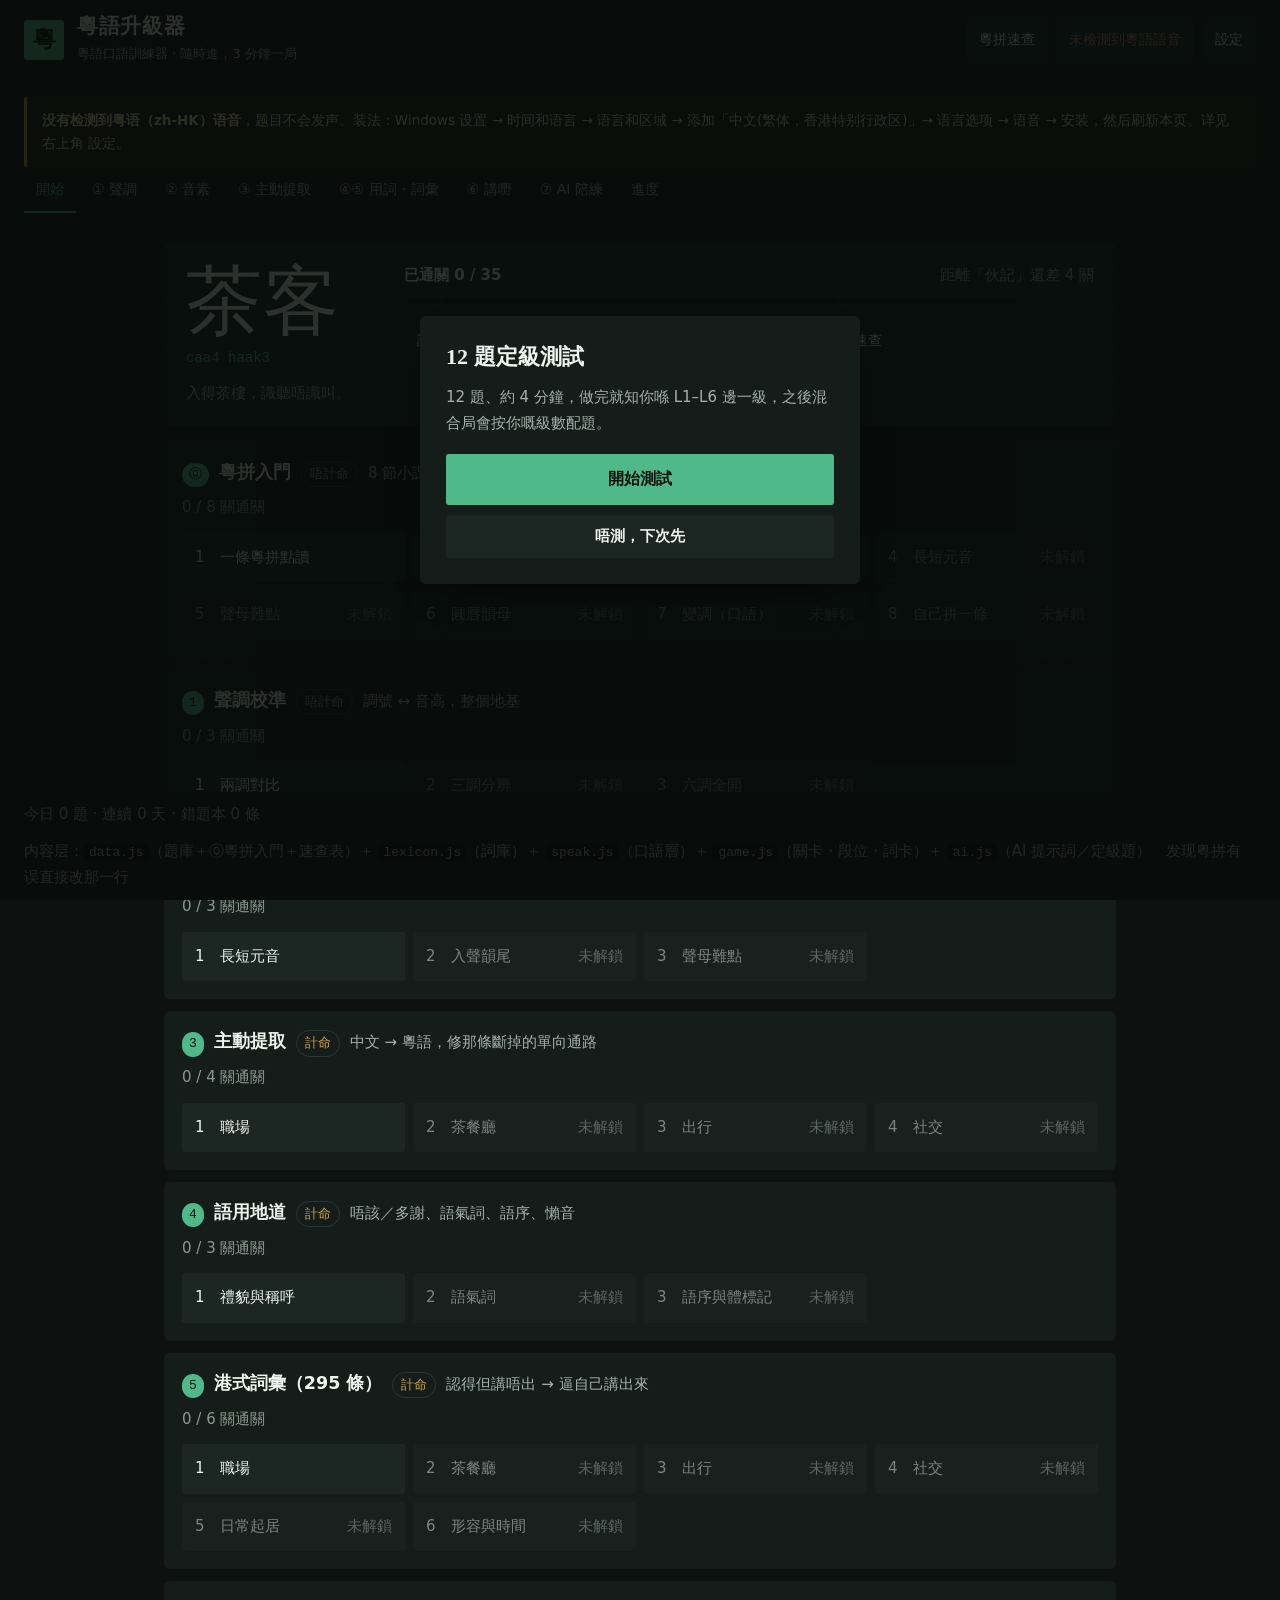
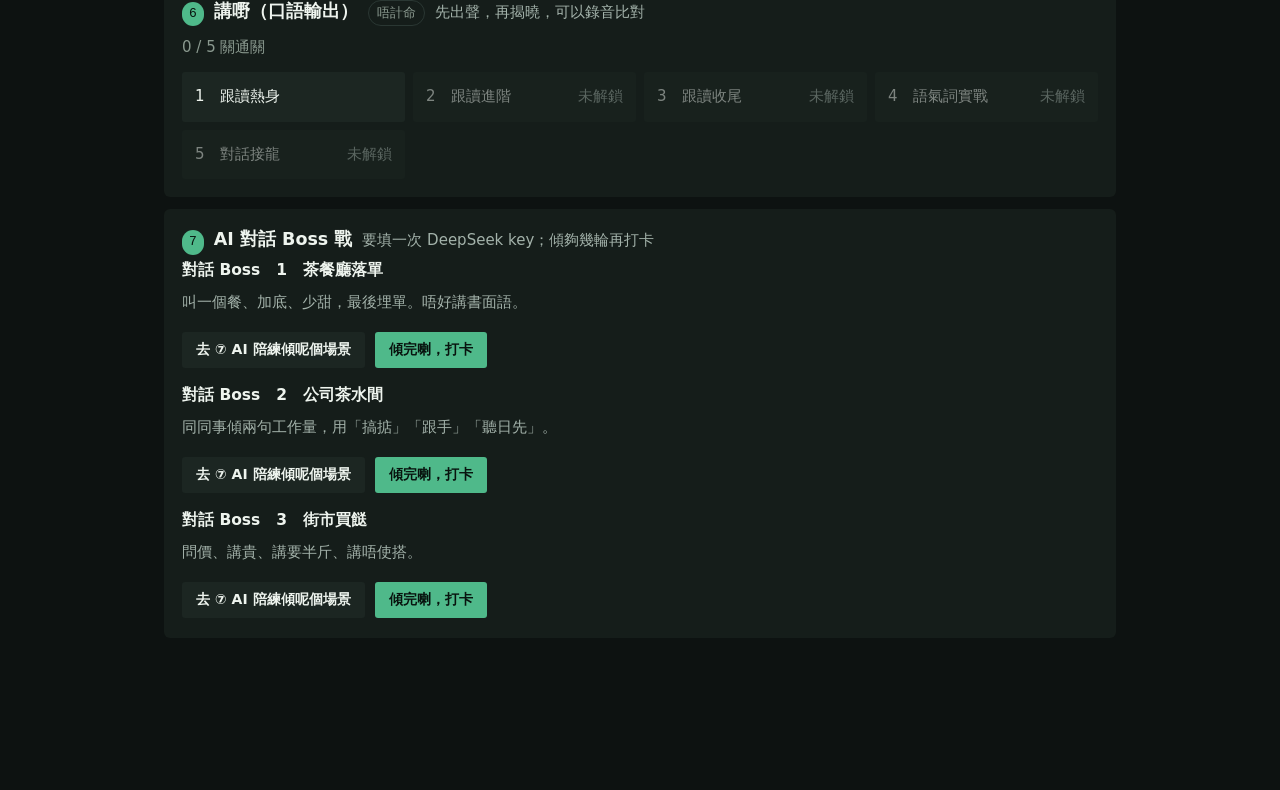
<file: index.html>
<!DOCTYPE html>
<html lang="zh-Hans">
<head>
<meta charset="utf-8">
<meta name="viewport" content="width=device-width, initial-scale=1">
<meta name="theme-color" content="#0d1211">
<meta name="apple-mobile-web-app-capable" content="yes">
<meta name="apple-mobile-web-app-status-bar-style" content="black-translucent">
<meta name="apple-mobile-web-app-title" content="粵語升級器">
<meta name="description" content="粤语口语训练器：声调、音素、主动提取、港式词汇、语气词、跟读、AI 陪练（香港本地人角色扮演）。纯静态网页，手机可直接打开。">
<link rel="icon" href="data:image/svg+xml,%3Csvg xmlns='http://www.w3.org/2000/svg' viewBox='0 0 32 32'%3E%3Crect width='32' height='32' rx='5' fill='%230d1211' stroke='%234fb98a'/%3E%3Ctext x='16' y='24' font-size='21' text-anchor='middle' fill='%234fb98a'%3E%E7%B2%B5%3C/text%3E%3C/svg%3E">
<title>粵語升級器 · CantoDrill</title>
<link rel="stylesheet" href="style.css?v=20261015c">
</head>
<body>

<header class="top">
  <div class="brand">
    <span class="logo">粵</span>
    <div>
      <h1>粵語升級器</h1>
      <p class="sub">粵語口語訓練器 · 隨時進，3 分鐘一局</p>
    </div>
  </div>
  <div class="top-right">
    <button id="btnRef" class="chip" title="粵拼速查：聲母／韻母／六調／入聲／變調，可撳出聲">粵拼速查</button>
    <button id="voiceChip" class="chip" title="点击检测／选择粤语语音">检测语音</button>
    <button id="btnSettings" class="chip">設定</button>
  </div>
</header>

<div id="voiceWarn" class="warn hidden"></div>

<nav class="tabs" id="tabs">
  <button data-route="home" class="active">開始</button>
  <button data-route="tone">① 聲調</button>
  <button data-route="pair">② 音素</button>
  <button data-route="drill">③ 主動提取</button>
  <button data-route="lex">④⑤ 用詞・詞彙</button>
  <button data-route="speak">⑥ 講嘢</button>
  <button data-route="ai">⑦ AI 陪練</button>
  <button data-route="progress">進度</button>
</nav>

<main id="view"></main>

<footer class="foot">
  <span id="footStat"></span>
  <span class="dim">内容层：<code>data.js</code>（題庫＋⓪粵拼入門＋速查表）＋ <code>lexicon.js</code>（詞庫）＋ <code>speak.js</code>（口語層）＋ <code>game.js</code>（關卡・段位・詞卡）＋ <code>ai.js</code>（AI 提示詞／定級題）　发现粤拼有误直接改那一行</span>
</footer>

<!-- 设置面板 -->
<div id="settings" class="drawer hidden">
  <div class="drawer-inner">
    <h2>设置</h2>

    <label>粤语语音（zh-HK）
      <select id="voiceSel"></select>
    </label>

    <label>语速 <b id="rateVal">0.8</b>×
      <input id="rate" type="range" min="0.4" max="1.2" step="0.05" value="0.8">
    </label>

    <div class="row">
      <button id="btnTest" class="btn small">试听「唔該，埋單」</button>
      <button id="btnList" class="btn small ghost">列出全部语音</button>
    </div>

    <label>每局题量 <b id="lenVal">12</b>
      <input id="len" type="range" min="6" max="30" step="1" value="12">
    </label>

    <details>
      <summary>没有粤语语音怎么办？</summary>
      <p class="dim small">
        Windows：设置 → 时间和语言 → 语言和区域 → 中文(繁体，香港特别行政区) → 语言选项 → 语音 → 安装。
        装完刷新本页。装不了也能用：所有题目都有粤拼，只是没有声音。
      </p>
    </details>

    <hr>
    <h3>⑦ AI 陪練 / 語言</h3>

    <label>界面與 AI 語言
      <select id="aiLangSel">
        <option value="yue">粵語（繁體，港式口語）</option>
        <option value="zh">普通话（简体，AI 用普通话解释）</option>
      </select>
    </label>

    <label>粵語語音識別（用嚟校準發音）
      <select id="asrLangSel">
        <option value="yue-Hant-HK">粵語 yue-Hant-HK（最先試）</option>
        <option value="zh-HK">zh-HK（本機冇粵語識別時）</option>
        <option value="zh-CN">zh-CN（最後手段）</option>
      </select>
    </label>

    <label>DeepSeek API key（只存本機瀏覽器）
      <input id="aiKeySet" type="password" autocomplete="off" spellcheck="false" placeholder="sk-...">
    </label>

    <label>模型
      <input id="aiModelSet" type="text" spellcheck="false" placeholder="deepseek-chat">
    </label>

    <label class="check"><input id="autoSpeakSet" type="checkbox"> AI 回話自動朗讀（粵語）</label>
    <label class="check"><input id="sfxSet" type="checkbox"> 遊戲音效（答對／連擊／通關）</label>

    <div class="row">
      <button id="btnDiag" class="btn small">一鍵自檢（聲音・麥克風・AI）</button>
    </div>
    <div id="diagOut" class="diag hidden"></div>

    <details>
      <summary>AI 陪練點用？點解要 key？</summary>
      <p class="dim small">
        本頁係純靜態網頁、冇後端，所以 AI 由你部機嘅瀏覽器直接叫 DeepSeek（api.deepseek.com）。
        去 platform.deepseek.com 註冊、充 ¥10、建一個 API key，貼上上面個格就得。
        key 淨係存喺你本機 localStorage，唔會上傳去任何作者伺服器（都冇作者伺服器）。
      </p>
    </details>

    <hr>
    <button id="btnReset" class="btn danger small">清除全部学习进度</button>
    <button id="btnClose" class="btn small">关闭</button>
  </div>
</div>

<div id="voiceList" class="drawer hidden">
  <div class="drawer-inner">
    <h2>本机可用语音</h2>
    <div id="voiceListBody" class="dim small"></div>
    <button id="btnCloseList" class="btn small">关闭</button>
  </div>
</div>

<!-- 粵拼速查表：任何題目／任何頁面都可以一鍵打開（內容由 app.js 注入） -->
<div id="refbox" class="refwrap hidden"></div>

<script src="data.js?v=20261015c"></script>
<script src="lexicon.js?v=20261015c"></script>
<script src="speak.js?v=20261015c"></script>
<script src="sound.js?v=20261015c"></script>
<script src="game.js?v=20261015c"></script>
<script src="gameui.js?v=20261015c"></script>
<script src="ai.js?v=20261015c"></script>
<script src="aiui.js?v=20261015c"></script>
<script src="app.js?v=20261015c"></script>
</body>
</html>
</file>
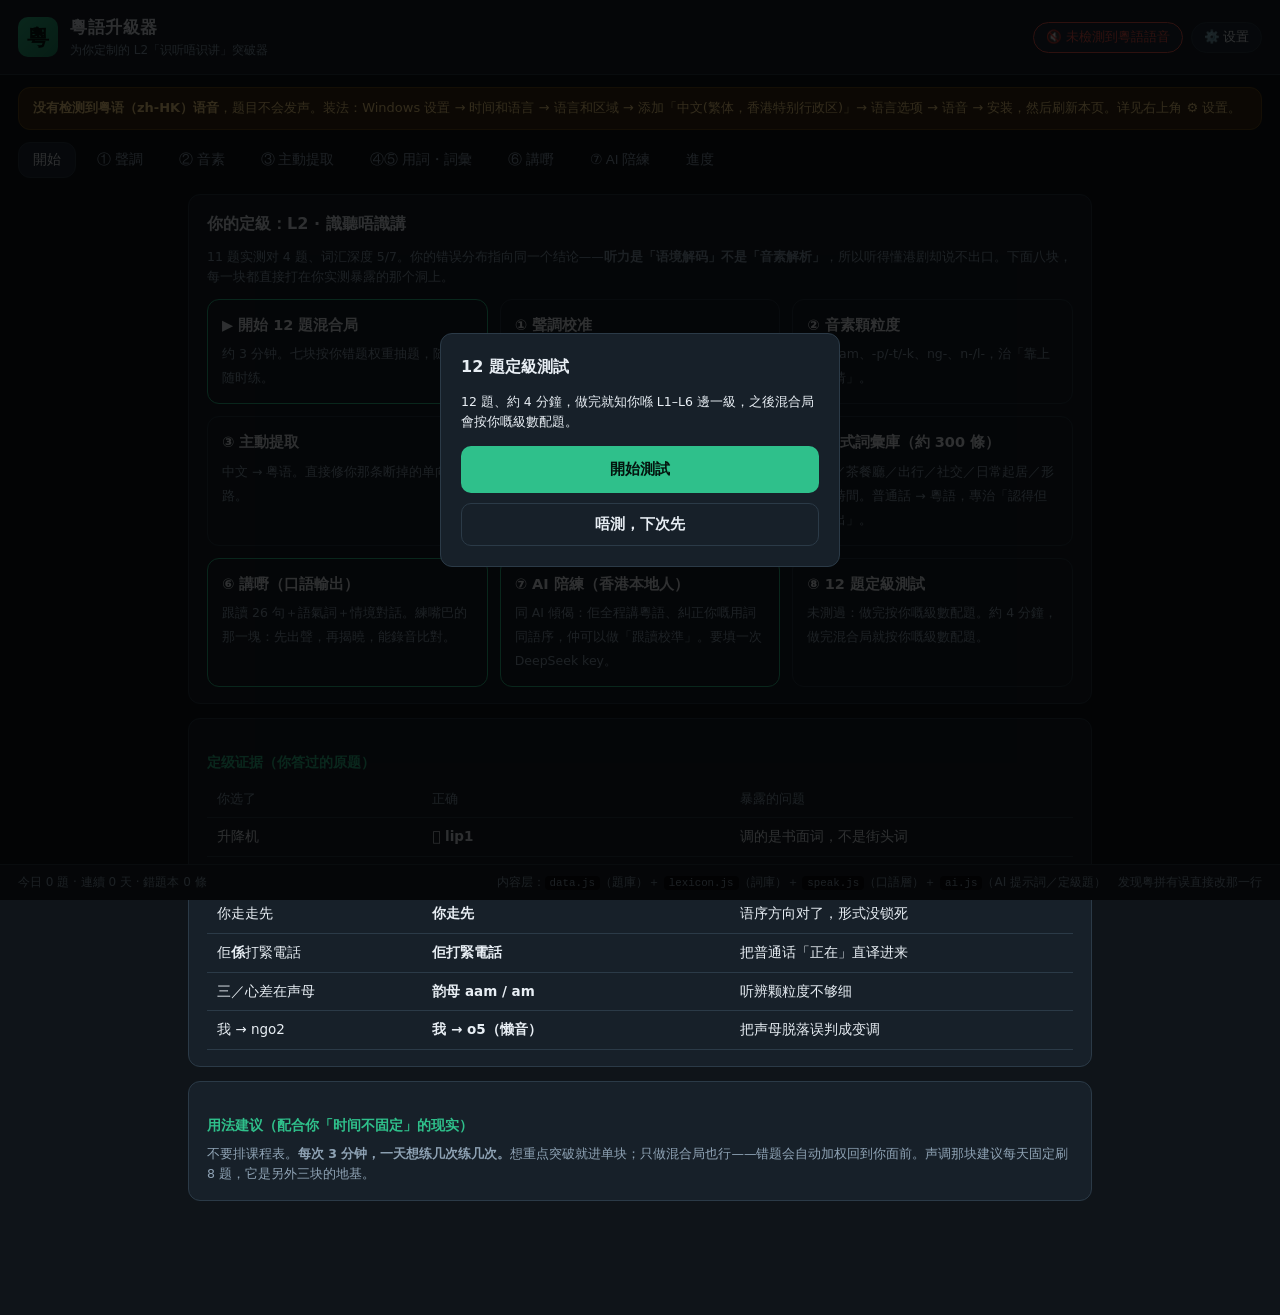
<file: github-pages/index.html>
<!DOCTYPE html>
<html lang="zh-Hans">
<head>
<meta charset="utf-8">
<meta name="viewport" content="width=device-width, initial-scale=1">
<meta name="theme-color" content="#0f1419">
<meta name="apple-mobile-web-app-capable" content="yes">
<meta name="apple-mobile-web-app-status-bar-style" content="black-translucent">
<meta name="apple-mobile-web-app-title" content="粵語升級器">
<link rel="icon" href="data:image/svg+xml,%3Csvg xmlns='http://www.w3.org/2000/svg' viewBox='0 0 32 32'%3E%3Crect width='32' height='32' rx='7' fill='%232fc08b'/%3E%3Ctext x='16' y='24' font-size='21' text-anchor='middle' fill='%2304140e'%3E%E7%B2%B5%3C/text%3E%3C/svg%3E">
<title>粵語升級器 · CantoDrill</title>
<link rel="stylesheet" href="style.css">
</head>
<body>

<header class="top">
  <div class="brand">
    <span class="logo">粵</span>
    <div>
      <h1>粵語升級器</h1>
      <p class="sub">为你定制的 L2「识听唔识讲」突破器</p>
    </div>
  </div>
  <div class="top-right">
    <button id="voiceChip" class="chip" title="点击检测／选择粤语语音">🔊 检测语音</button>
    <button id="btnSettings" class="chip">⚙️ 设置</button>
  </div>
</header>

<div id="voiceWarn" class="warn hidden"></div>

<nav class="tabs" id="tabs">
  <button data-route="home" class="active">開始</button>
  <button data-route="tone">① 聲調</button>
  <button data-route="pair">② 音素</button>
  <button data-route="drill">③ 主動提取</button>
  <button data-route="lex">④⑤ 用詞・詞彙</button>
  <button data-route="speak">⑥ 講嘢</button>
  <button data-route="ai">⑦ AI 陪練</button>
  <button data-route="progress">進度</button>
</nav>

<main id="view"></main>

<footer class="foot">
  <span id="footStat"></span>
  <span class="dim">内容层：<code>data.js</code>（題庫）＋ <code>lexicon.js</code>（詞庫）＋ <code>speak.js</code>（口語層）＋ <code>ai.js</code>（AI 提示詞／定級題）　发现粤拼有误直接改那一行</span>
</footer>

<!-- 设置面板 -->
<div id="settings" class="drawer hidden">
  <div class="drawer-inner">
    <h2>设置</h2>

    <label>粤语语音（zh-HK）
      <select id="voiceSel"></select>
    </label>

    <label>语速 <b id="rateVal">0.8</b>×
      <input id="rate" type="range" min="0.4" max="1.2" step="0.05" value="0.8">
    </label>

    <div class="row">
      <button id="btnTest" class="btn small">试听「唔該，埋單」</button>
      <button id="btnList" class="btn small ghost">列出全部语音</button>
    </div>

    <label>每局题量 <b id="lenVal">12</b>
      <input id="len" type="range" min="6" max="30" step="1" value="12">
    </label>

    <details>
      <summary>没有粤语语音怎么办？</summary>
      <p class="dim small">
        Windows：设置 → 时间和语言 → 语言和区域 → 中文(繁体，香港特别行政区) → 语言选项 → 语音 → 安装。
        装完刷新本页。装不了也能用：所有题目都有粤拼，只是没有声音。
      </p>
    </details>

    <hr>
    <h3>⑦ AI 陪練 / 語言</h3>

    <label>界面與 AI 語言
      <select id="aiLangSel">
        <option value="yue">粵語（繁體，港式口語）</option>
        <option value="zh">普通话（简体，AI 用普通话解释）</option>
      </select>
    </label>

    <label>粵語語音識別（用嚟校準發音）
      <select id="asrLangSel">
        <option value="yue-Hant-HK">粵語 yue-Hant-HK（最先試）</option>
        <option value="zh-HK">zh-HK（本機冇粵語識別時）</option>
        <option value="zh-CN">zh-CN（最後手段）</option>
      </select>
    </label>

    <label>DeepSeek API key（只存本機瀏覽器）
      <input id="aiKeySet" type="password" autocomplete="off" spellcheck="false" placeholder="sk-...">
    </label>

    <label>模型
      <input id="aiModelSet" type="text" spellcheck="false" placeholder="deepseek-chat">
    </label>

    <details>
      <summary>AI 陪練點用？點解要 key？</summary>
      <p class="dim small">
        本頁係純靜態網頁、冇後端，所以 AI 由你部機嘅瀏覽器直接叫 DeepSeek（api.deepseek.com）。
        去 platform.deepseek.com 註冊、充 ¥10、建一個 API key，貼上上面個格就得。
        key 淨係存喺你本機 localStorage，唔會上傳去任何作者伺服器（都冇作者伺服器）。
      </p>
    </details>

    <hr>
    <button id="btnReset" class="btn danger small">清除全部学习进度</button>
    <button id="btnClose" class="btn small">关闭</button>
  </div>
</div>

<div id="voiceList" class="drawer hidden">
  <div class="drawer-inner">
    <h2>本机可用语音</h2>
    <div id="voiceListBody" class="dim small"></div>
    <button id="btnCloseList" class="btn small">关闭</button>
  </div>
</div>

<script src="data.js"></script>
<script src="lexicon.js"></script>
<script src="speak.js"></script>
<script src="ai.js"></script>
<script src="aiui.js"></script>
<script src="app.js"></script>
</body>
</html>
</file>
<file: style.css>
/* ============================================================
   粵語升級器 · 視覺方向：舊香港印刷 × 粵語課本（v3）
   墨黑帶綠底 / 單一降飽和玉綠主色 / 襯線粵字 / 紙張顆粒
   改動要點（2026-10-15 第三版，照真瀏覽器量測結果改）：
     · 正文 12.5px → 15.5px（量測說 12.5px 太小）
     · 灰字對比提高（--dim / --faint 提亮）
     · 去掉所有裝飾性細線：行與行用「色階 + 空間」分開，線只留表格與表單
     · 卡片不再描邊，用比底色高一階的面
     · 標題放大成真正的視覺焦點；標籤改句首大小寫，不再小型大寫
     · 去掉漸變與光暈（此風格不要漸變）
   所有類名與變量名保持不變，JS 不用改。
   ============================================================ */
:root{
  /* 底色：帶綠調的墨黑（不用純黑），面與面之間靠色階分開 */
  --bg:#0d1211; --panel:#151d1a; --panel2:#1c2622; --line:#2a3733;
  --fg:#eef4ee; --dim:#a3b2aa; --faint:#8a998f;
  /* 唯一主色：降飽和玉綠 */
  --jade:#4fb98a; --jade-d:#2c7a5b;
  /* 語義色：只用在狀態 */
  --amber:#d3a13f; --red:#c9615a; --red2:#e0796f; --blue:#5b8fb0;
  --ink:#08130e;

  --radius:6px;
  --radius-sm:3px;

  --serif:"Noto Serif TC","Songti TC","Source Han Serif TC","Songti SC",Georgia,serif;
  --sans:"PingFang TC","PingFang SC","Microsoft JhengHei","Microsoft YaHei","Noto Sans TC",system-ui,sans-serif;
  --mono:ui-monospace,"SF Mono","JetBrains Mono",Consolas,"Courier New",monospace;

  --ease:cubic-bezier(.2,.7,.2,1);
  --t:180ms;
  --shadow:0 18px 40px -24px rgba(0,0,0,.9);
}
*{box-sizing:border-box}
html{scroll-behavior:smooth}
html,body{margin:0;padding:0}
body{
  background:var(--bg); color:var(--fg);
  font:16px/1.7 var(--sans);
  padding-bottom:84px;
  -webkit-font-smoothing:antialiased;
  position:relative;
}
/* 紙張顆粒：固定疊層，不攔事件（紋理，不是漸變） */
body::before{
  content:"";position:fixed;inset:0;pointer-events:none;z-index:0;opacity:.13;
  background-image:url("data:image/svg+xml,%3Csvg xmlns='http://www.w3.org/2000/svg' width='140' height='140'%3E%3Cfilter id='n'%3E%3CfeTurbulence type='fractalNoise' baseFrequency='.85' numOctaves='3'/%3E%3C/filter%3E%3Crect width='140' height='140' filter='url(%23n)' opacity='.5'/%3E%3C/svg%3E");
}
body > *{position:relative;z-index:1}

code{font-family:var(--mono);background:#0007;padding:1px 5px;border-radius:var(--radius-sm);font-size:.9em}
.hidden{display:none !important}
.dim{color:var(--dim)}
.small{font-size:15px}
a{color:var(--jade)}
::selection{background:rgba(79,185,138,.28)}
:focus-visible{outline:2px solid var(--jade);outline-offset:2px;border-radius:var(--radius-sm)}

/* ---------- header：左對齊，不做居中英雄；面比底色高一階 ---------- */
.top{
  display:flex;justify-content:space-between;align-items:center;gap:14px;
  padding:14px 24px;background:#111816;
  position:sticky;top:0;z-index:20;flex-wrap:wrap;
}
.brand{display:flex;align-items:center;gap:13px}
.logo{
  width:40px;height:40px;flex:0 0 40px;border-radius:var(--radius-sm);
  background:var(--jade);color:var(--ink);
  display:grid;place-items:center;
  font:700 23px/1 var(--serif);
}
.top h1{
  margin:0;font:600 21px/1.2 var(--serif);letter-spacing:.03em;
  text-wrap:balance;
}
.sub{margin:4px 0 0;font-size:13px;color:var(--dim)}
.top-right{display:flex;gap:8px;align-items:center}
.chip{
  background:var(--panel2);color:var(--fg);border:0;
  border-radius:var(--radius-sm);padding:8px 13px;font:500 13.5px var(--sans);
  cursor:pointer;transition:background var(--t) var(--ease),color var(--t) var(--ease),transform var(--t) var(--ease);
}
.chip:hover{background:#243029;transform:translateY(-1px)}
.chip:active{transform:translateY(0)}
.chip.on{color:var(--jade)}
.chip.off{color:var(--red2)}

/* ---------- warn：左側色條，不用整塊黃底 ---------- */
.warn{
  margin:18px 24px 0;padding:12px 15px;border-radius:var(--radius-sm);
  background:#221a0d;border-left:3px solid var(--amber);
  color:#ecd8a8;font-size:13.5px;line-height:1.7;
}

/* ---------- tabs：可橫向滾動的文字軌，active 用 2px 主色條 ---------- */
.tabs{
  display:flex;gap:4px;padding:0 24px;flex-wrap:nowrap;overflow-x:auto;
  background:#111816;scrollbar-width:none;
}
.tabs::-webkit-scrollbar{display:none}
.tabs button{
  background:transparent;border:0;border-bottom:2px solid transparent;
  color:var(--dim);padding:14px 12px 12px;cursor:pointer;
  font:500 14px var(--sans);white-space:nowrap;
  transition:color var(--t) var(--ease),border-color var(--t) var(--ease);
}
.tabs button:hover{color:var(--fg)}
.tabs button.active{color:var(--jade);border-bottom-color:var(--jade)}

/* ---------- layout ---------- */
main{padding:30px 24px 56px;max-width:1000px;margin:0 auto}
.card{
  background:var(--panel);border:0;border-radius:var(--radius);
  padding:24px;margin-bottom:26px;
}
.card h2{
  margin:0 0 14px;font:600 30px/1.3 var(--serif);letter-spacing:.01em;
  text-wrap:balance;
}
.card h3{
  margin:26px 0 10px;font:600 15px/1.4 var(--sans);color:var(--dim);
}
.card p{margin:9px 0;max-width:64ch}
/* 首屏那張「你的定級」卡：整個 App 的標題，給它最大的字 */
.card.lead{background:var(--panel2)}
.card.lead h2{font-size:42px;line-height:1.2;margin-bottom:16px}
.card.lead p{font-size:16.5px;color:var(--fg)}

/* 模塊：色階行 + 空間分隔，不用細線（hover 抬一階） */
.grid{display:block}
.mod{
  background:transparent;border:0;border-radius:var(--radius);
  padding:18px 16px;cursor:pointer;display:block;width:100%;
  text-align:left;color:inherit;font:inherit;
  transition:background var(--t) var(--ease),transform var(--t) var(--ease);
}
.mod:hover{background:var(--panel2);transform:translateX(3px)}
.mod:active{transform:translateX(3px) scale(.995)}
.mod b{
  display:block;font:600 17.5px/1.4 var(--serif);letter-spacing:.02em;margin-bottom:5px;
}
.mod span{font-size:14.5px;color:var(--dim);line-height:1.7;display:block;max-width:70ch}
.mod[style*="background"]{background:rgba(79,185,138,.1)}
.mod[style*="background"]:hover{background:rgba(79,185,138,.16)}

/* ---------- buttons：方一點、有按壓感 ---------- */
.btn{
  background:var(--jade);color:var(--ink);border:0;
  border-radius:var(--radius-sm);padding:12px 20px;
  font:600 15px var(--sans);cursor:pointer;
  transition:transform var(--t) var(--ease),filter var(--t) var(--ease),background var(--t) var(--ease);
}
.btn:hover{filter:brightness(1.08);transform:translateY(-1px)}
.btn:active{transform:translateY(0) scale(.99)}
.btn.small{padding:9px 14px;font-size:14px}
.btn.ghost{background:var(--panel2);color:var(--fg)}
.btn.ghost:hover{background:#243029;color:var(--jade);filter:none}
.btn.danger{background:transparent;color:var(--red2);padding-left:0;padding-right:0}
.btn.danger:hover{background:transparent;color:#f0938c;filter:none}
.btn.big{display:block;width:100%;padding:17px;font-size:16.5px}
.btn[disabled]{opacity:.42;cursor:default;transform:none}

/* ---------- quiz ---------- */
.qhead{
  display:flex;justify-content:space-between;font-family:var(--mono);
  font-size:13px;color:var(--dim);letter-spacing:.04em;margin-bottom:12px;
}
.bar{height:3px;background:var(--panel2);border-radius:2px;overflow:hidden;margin-bottom:20px}
.bar i{display:block;height:100%;background:var(--jade);transition:width .3s var(--ease)}

.prompt{padding:10px 2px 6px}
.prompt .hz{font:600 52px/1.15 var(--serif);letter-spacing:.05em;text-wrap:balance}
.prompt .jy{font-family:var(--mono);font-size:19px;color:var(--jade);letter-spacing:.03em;margin-top:10px}
.prompt .zh{font:600 27px/1.5 var(--serif)}
.prompt .asklbl{font-size:14px;color:var(--dim);margin-bottom:10px}
.prompt .mean{font-size:15px;color:var(--fg);margin-top:9px;max-width:56ch}

.opts{display:grid;gap:10px;grid-template-columns:1fr 1fr;margin-top:18px}
.opts.one-col{grid-template-columns:1fr}
.opts.six{grid-template-columns:repeat(6,1fr)}
.opt{
  background:var(--panel2);border:0;color:var(--fg);
  border-radius:var(--radius-sm);padding:15px 13px;cursor:pointer;
  font:500 15.5px var(--sans);text-align:center;
  transition:background var(--t) var(--ease),color var(--t) var(--ease),transform var(--t) var(--ease);
}
.opt:hover{background:#26332c;transform:translateY(-1px)}
.opt:active{transform:translateY(0)}
.opt.right{background:rgba(79,185,138,.18);color:#bff0d8}
.opt.wrong{background:rgba(201,97,90,.18);color:#f2c0ba}
.opt .l2{display:block;font-family:var(--mono);font-size:13px;color:var(--dim);margin-top:5px}

.fb{
  margin-top:18px;padding:16px 18px;border-radius:var(--radius-sm);
  font-size:14.5px;line-height:1.8;border-left:3px solid var(--line);background:var(--panel2);
}
.fb.ok{border-left-color:var(--jade)}
.fb.no{border-left-color:var(--red)}
.fb .tag{font-weight:700;margin-right:7px}
.fb .rule{display:block;margin-top:10px;color:var(--dim)}

.actions{display:flex;gap:10px;margin-top:18px;flex-wrap:wrap;justify-content:flex-start}

/* ---------- tone table ---------- */
table{width:100%;border-collapse:collapse;font-size:14.5px}
th,td{text-align:left;padding:11px 10px;border-bottom:1px solid var(--line)}
th{color:var(--dim);font:600 13.5px var(--sans)}
td{font-variant-numeric:tabular-nums}
.contour{display:inline-block;width:66px;height:30px;vertical-align:middle}
.contour svg{display:block}

/* ---------- list ---------- */
.item{
  border:0;border-radius:var(--radius);
  padding:14px 12px;margin-bottom:2px;
  background:transparent;display:flex;justify-content:space-between;gap:12px;align-items:flex-start;
  transition:background var(--t) var(--ease);
}
.item:hover{background:var(--panel2)}
.item .l{flex:1}
.item .hz{font:600 19px/1.35 var(--serif);letter-spacing:.03em}
.item .jy{color:var(--jade);font-family:var(--mono);font-size:13.5px;margin-left:8px}
.item .note{font-size:14px;color:var(--dim);margin-top:5px;max-width:64ch}
.item .cn{color:var(--faint);text-decoration:line-through;font-size:14px}
.mini{
  background:transparent;border:0;color:var(--dim);
  border-radius:var(--radius-sm);padding:7px 10px;cursor:pointer;
  font:600 13.5px var(--sans);white-space:nowrap;
  transition:background var(--t) var(--ease),color var(--t) var(--ease);
}
.mini:hover{background:#26332c;color:var(--jade)}

/* ---------- stats ---------- */
.stat{display:flex;gap:12px;flex-wrap:wrap;margin:6px 0 10px}
.stat div{background:var(--panel2);border-radius:var(--radius-sm);padding:12px 16px;min-width:110px}
.stat b{display:block;font:600 26px/1.15 var(--mono);color:var(--jade);font-variant-numeric:tabular-nums}
.stat span{font-size:13px;color:var(--dim)}
.acc{height:4px;background:var(--panel2);border-radius:2px;overflow:hidden;margin:8px 0}
.acc i{display:block;height:100%;background:var(--jade)}

/* ---------- drawer ---------- */
.drawer{
  position:fixed;inset:0;background:rgba(6,11,9,.8);z-index:50;
  display:flex;align-items:flex-start;justify-content:center;padding:56px 16px;overflow:auto;
}
.drawer-inner{
  background:var(--panel);border-radius:var(--radius);box-shadow:var(--shadow);
  padding:24px;width:100%;max-width:540px;max-height:84vh;overflow:auto;
}
.drawer h2{margin:0 0 18px;font:600 22px var(--serif)}
.drawer h3{margin:0 0 12px;font:600 15px var(--sans);color:var(--dim)}
.drawer label{display:block;margin-bottom:18px;font-size:14px;color:var(--dim)}
.drawer select,.drawer input[type=range]{width:100%;margin-top:7px}
.drawer select{
  background:var(--panel2);color:var(--fg);border:1px solid var(--line);
  border-radius:var(--radius-sm);padding:10px;font:inherit;
}
.drawer input[type=range]{accent-color:var(--jade)}
.drawer .row{display:flex;gap:8px;margin-bottom:18px;flex-wrap:wrap}
.drawer hr{border:0;border-top:1px solid var(--line);margin:24px 0}
.drawer details{margin-bottom:16px}
.drawer summary{cursor:pointer;font-size:14px;color:var(--jade)}
.drawer details p{margin:9px 0 0}
.check{display:flex;align-items:center;gap:10px;font-size:14.5px;color:var(--fg);margin-bottom:18px;cursor:pointer}
.check input{accent-color:var(--jade);width:17px;height:17px}

/* 一鍵自檢的輸出 */
.diag{margin-top:14px;padding-top:14px;font-size:14px;line-height:1.8;border-top:1px solid var(--line)}
.diag .r{display:flex;gap:9px;padding:6px 0}
.diag .k{flex:0 0 20px;font-family:var(--mono)}
.diag .ok{color:var(--jade)}
.diag .no{color:var(--red2)}
.diag .vv{color:var(--dim);word-break:break-all}

.foot{
  position:fixed;bottom:0;left:0;right:0;background:#111816;
  padding:10px 24px;font-size:15px;color:var(--dim);
  display:flex;justify-content:space-between;gap:12px;flex-wrap:wrap;
}
.foot code{font-size:13px}

/* ---------- ⑦ AI 陪練 ---------- */
.fld{display:block;margin:14px 0}
.fld > span{display:block;font-size:14px;color:var(--dim);margin-bottom:7px}
.fld input,.fld textarea{
  width:100%;background:var(--panel2);color:var(--fg);border:1px solid var(--line);
  border-radius:var(--radius-sm);padding:12px 13px;font:inherit;font-size:15px;resize:vertical;
  transition:border-color var(--t) var(--ease);
}
.fld input:focus,.fld textarea:focus{outline:none;border-color:var(--jade)}

.chathead{display:flex;flex-direction:column;gap:4px;margin-bottom:14px}
.chat{
  display:flex;flex-direction:column;gap:14px;max-height:54vh;overflow:auto;
  padding:8px 2px 12px;
}
.msg{
  max-width:86%;padding:13px 15px;
  border-radius:var(--radius);
}
.msg .who{font-size:13px;color:var(--faint);margin-bottom:5px}
.msg .txt{font-size:15px;line-height:1.75;white-space:pre-wrap;word-break:break-word}
.msg .txt.hz{font:600 22px/1.5 var(--serif);letter-spacing:.03em}
.msg .jy{color:var(--jade);font-family:var(--mono);font-size:13.5px;margin-top:5px}
.msg .note{color:var(--dim);font-size:14px;margin-top:5px}
.msg .fix{
  margin-top:10px;padding:9px 11px;border-radius:var(--radius-sm);font-size:14px;
  background:#221a0d;border-left:3px solid var(--amber);color:#ecd8a8;
}
.msg.ai{align-self:flex-start;background:var(--panel2)}
.msg.me{align-self:flex-end;background:rgba(79,185,138,.16)}
.msg .actions{margin-top:9px;justify-content:flex-start}

.overlay{
  position:fixed;inset:0;background:rgba(6,11,9,.84);z-index:60;
  display:flex;align-items:center;justify-content:center;padding:18px;
}
.overlay .sheet{
  background:var(--panel);border-radius:var(--radius);box-shadow:var(--shadow);
  padding:26px;width:100%;max-width:440px;
}
.overlay .sheet h3{margin:0 0 12px;font:600 22px var(--serif)}
.overlay .sheet p{margin:0 0 18px;color:var(--dim);line-height:1.75}
.overlay .sheet .btn.big{font-size:16px;padding:15px}

/* 進場：錯開淡入（只用 transform/opacity） */
@keyframes rise{from{opacity:0;transform:translateY(6px)}to{opacity:1;transform:none}}
.grid .mod,.card,.msg,.item,.rankbar,.zone,.boss,.wcard{animation:rise .32s var(--ease) both}
.zone:nth-child(3){animation-delay:.05s}
.zone:nth-child(4){animation-delay:.1s}
.zone:nth-child(5){animation-delay:.15s}
.zone:nth-child(6){animation-delay:.2s}
.zone:nth-child(7){animation-delay:.25s}
.zone:nth-child(8){animation-delay:.3s}
.grid .mod:nth-child(2),.msg:nth-child(2){animation-delay:.04s}
.grid .mod:nth-child(3),.msg:nth-child(3){animation-delay:.08s}
.grid .mod:nth-child(4),.msg:nth-child(4){animation-delay:.12s}
.grid .mod:nth-child(5),.msg:nth-child(5){animation-delay:.16s}
.grid .mod:nth-child(6),.msg:nth-child(6){animation-delay:.2s}
.grid .mod:nth-child(7),.msg:nth-child(7){animation-delay:.24s}
.grid .mod:nth-child(8),.msg:nth-child(8){animation-delay:.28s}
@media (prefers-reduced-motion:reduce){
  *{animation:none !important;transition:none !important}
}

@media (max-width:560px){
  body{font-size:15px}
  main{padding:20px 16px 92px}
  .card{padding:18px;margin-bottom:20px}
  .card h2{font-size:22px}
  .mod{padding:15px 10px}
  .mod b{font-size:16.5px}
  .mod span{font-size:14px}
  .prompt .hz{font-size:38px}
  .prompt .zh{font-size:22px}
  .prompt .jy{font-size:17px}
  .opts{grid-template-columns:1fr}
  .opts.six{grid-template-columns:repeat(3,1fr)}
  .top{padding:12px 16px}
  .top h1{font-size:18px}
  .sub{display:none}
  .logo{width:34px;height:34px;flex:0 0 34px;font-size:20px}
  .tabs{padding:0 14px;flex-wrap:wrap;overflow:visible;row-gap:0}
  .tabs button{padding:11px 9px 9px;font-size:14px}
  .item{padding:12px 8px}
  .item .hz{font-size:18px}
  .warn{margin:14px 16px 0}
  .foot{padding:8px 16px;font-size:13px}
  .foot .dim{display:none}
  .chat{max-height:46vh}
  .msg{max-width:94%}
  .msg .txt.hz{font-size:19px}
  .overlay{padding:14px;align-items:flex-start;padding-top:7vh}
  .drawer{padding:36px 12px}
  .drawer-inner{padding:20px}
}

/* ================= 遊戲層：段位 / 關卡地圖 / 詞卡冊 / HUD ================= */
.rankbar{display:flex;gap:22px;align-items:flex-start;background:var(--panel2);border-radius:var(--radius);padding:20px 22px;margin-bottom:16px}
.rk{min-width:196px}
.rkname{font-family:var(--serif);font-size:76px;line-height:1;letter-spacing:.01em}
.rkyue{font-family:var(--mono);font-size:14px;color:var(--jade);margin-top:8px}
.rkdesc{color:var(--dim);font-size:15px;margin-top:10px;line-height:1.65;max-width:34ch}
.rkprog{flex:1;min-width:0}
.rkline{display:flex;justify-content:space-between;gap:12px;font-size:15px;margin-bottom:9px;flex-wrap:wrap}
.rkprog .bar{height:6px;background:var(--panel);border-radius:99px;overflow:hidden}
.rkprog .bar i{display:block;height:100%;background:var(--jade);transition:width var(--t) var(--ease)}
.chips{display:flex;gap:8px;flex-wrap:wrap;margin-top:15px}
.zone{background:var(--panel);border-radius:var(--radius);padding:16px 18px 6px;margin-bottom:12px}
.zh2{display:flex;align-items:baseline;gap:10px;flex-wrap:wrap}
.zh2 b{font-size:17.5px;font-weight:600}
.zi{font-family:var(--mono);font-size:13px;color:var(--ink);background:var(--jade);border-radius:99px;padding:1px 7px}
.life{font-size:13px;color:var(--amber);border:1px solid var(--line);border-radius:99px;padding:1px 8px}
.life.no{color:var(--faint)}
.zsub{font-size:15px;max-width:60ch}
.zmeta{font-size:15px;color:var(--faint);margin:8px 0 12px}
.lvls{display:grid;grid-template-columns:repeat(auto-fill,minmax(212px,1fr));gap:8px;padding-bottom:12px}
.lvl{display:flex;justify-content:space-between;align-items:center;gap:10px;text-align:left;background:var(--panel2);border:1px solid transparent;color:var(--fg);border-radius:var(--radius-sm);padding:11px 12px;font:inherit;font-size:15px;cursor:pointer;transition:var(--t) var(--ease)}
.lvl:hover:not(.locked){background:#22302b;transform:translateY(-1px)}
.lvl.locked{opacity:.48;cursor:not-allowed}
.lvl.done{background:rgba(79,185,138,.1)}
.stars{display:inline-flex;gap:2px;vertical-align:middle}
.stars svg{width:13px;height:13px;fill:var(--jade)}
.stars svg.off{fill:none;stroke:var(--faint);stroke-width:1}
.lvs{font-size:15px;color:var(--dim);white-space:nowrap}
.bosslist{display:grid;gap:14px;padding:2px 0 14px}
.boss{background:transparent;border-radius:var(--radius-sm);padding:0}
.boss .bd{color:var(--dim);font-size:15px;line-height:1.65;margin-bottom:10px}
.boss.done .bn::after{content:"・已通過";color:var(--jade);font-size:13px;font-weight:400;margin-left:6px}
.bn{font-weight:600;margin-bottom:6px;font-size:15.5px}
.okmark{color:var(--jade);font-size:13px;margin-left:8px}
.bd{color:var(--dim);font-size:15px;line-height:1.65;margin-bottom:10px}
.cardgrid{display:grid;grid-template-columns:repeat(auto-fill,minmax(152px,1fr));gap:8px}
.wcard{background:var(--panel);border-radius:var(--radius-sm);padding:12px;min-height:88px}
.wcard.lock{background:var(--panel2);color:var(--faint)}
.wcard .wk{font-family:var(--serif);font-size:21px;line-height:1.2}
.wcard .wj{font-family:var(--mono);font-size:13px;color:var(--jade);margin:3px 0 5px}
.wcard .wn{font-size:15px;color:var(--dim);line-height:1.55}
.wcard:not(.lock){cursor:pointer;transition:var(--t) var(--ease)}
.wcard:not(.lock):hover{background:var(--panel2)}
.hud{display:flex;gap:16px;flex-wrap:wrap;font-family:var(--mono);font-size:14.5px;color:var(--dim);margin:10px 0 2px}
.hud .hl{color:var(--red2)}
.hud .hc{color:var(--jade)}
.hud .hs{color:var(--amber)}
.hud .hn{margin-left:auto}
.pts{font-family:var(--mono);font-size:15px;color:var(--jade);margin:10px 0 0}
.rgrade{font-family:var(--serif);font-size:78px;line-height:1;color:var(--jade)}
.rgrade.gB{color:var(--amber)}
.rgrade.gC,.rgrade.gD{color:var(--red2)}
.albhead{display:flex;gap:26px;align-items:flex-start;background:var(--panel2);border-radius:var(--radius);padding:20px 22px;margin-bottom:16px;animation:rise .32s var(--ease) both}
.albname{font-family:var(--serif);font-size:76px;line-height:1;margin:0}
.albmeta{flex:1;min-width:0;padding-top:6px}
.albcount{font-size:15px;color:var(--dim);margin-bottom:8px}
.albcount b{font-family:var(--mono);font-size:26px;color:var(--jade);font-weight:400;margin-right:4px}
.albmeta .small{font-size:15px;line-height:1.7;max-width:60ch}
.albmeta .actions{margin-top:14px}
@media (max-width:560px){
  .rankbar{flex-direction:column;gap:12px;padding:16px}
  .albhead{flex-direction:column;gap:10px;padding:16px}
  .albname{font-size:52px}
  .albmeta{padding-top:0}
  .rk{min-width:0}
  .rkname{font-size:46px}
  .rkdesc{max-width:none}
  .lvls{grid-template-columns:1fr}
  .cardgrid{grid-template-columns:repeat(auto-fill,minmax(128px,1fr))}
  .rgrade{font-size:60px}
  .hud{font-size:13px;gap:11px}
  .hud .hn{margin-left:0}
}

/* ---------- ⓪ 粵拼入門（教學頁） ---------- */
.card.lesson{padding-bottom:16px}
.lhead{border-bottom:1px solid var(--line);padding-bottom:12px;margin-bottom:4px}
.lnum{font-family:var(--mono);font-size:13px;color:var(--jade);letter-spacing:.08em}
.lname{font:600 76px/1.05 var(--serif);margin:6px 0 4px}
.lsub{font-size:15px}
.lblock{padding:14px 0 6px;border-bottom:1px dashed var(--line)}
.lblock:last-of-type{border-bottom:0}
.lblock h4{font:600 19px/1.4 var(--serif);margin:0 0 7px;color:var(--fg)}
.lblock p{margin:0 0 10px;font-size:15.5px;line-height:1.75;max-width:60ch;color:var(--fg)}
.legs{display:flex;flex-wrap:wrap;gap:8px;margin:0 0 6px}
.leg{display:flex;align-items:baseline;gap:9px;background:var(--panel2);border:1px solid var(--line);color:var(--fg);border-radius:var(--radius-sm);padding:8px 11px;font:inherit;cursor:pointer;transition:var(--t) var(--ease)}
.leg:hover{background:#22302b;transform:translateY(-1px)}
.leg .hz{font:600 19px var(--serif)}
.leg .jy{font-family:var(--mono);font-size:14px;color:var(--jade)}
.leg .gl{font-size:13.5px}

/* ---------- 粵拼速查表（任何頁面一鍵開） ---------- */
.refwrap{position:fixed;inset:0;z-index:60;background:rgba(6,10,9,.84);display:flex;justify-content:center;align-items:flex-start;padding:26px 16px;overflow:auto}
.refcard{background:var(--panel);border:1px solid var(--line);border-radius:var(--radius);box-shadow:var(--shadow);max-width:920px;width:100%;padding:20px 22px 26px}
.refhead{display:flex;align-items:center;gap:12px;flex-wrap:wrap;border-bottom:1px solid var(--line);padding-bottom:10px;margin-bottom:12px}
.refhead h3{font:600 26px var(--serif);margin:0}
.refhead .btn{margin-left:auto}
.refsteps{margin:0 0 6px;padding-left:20px;font-size:15px;line-height:1.85;color:var(--fg);max-width:70ch}
.refcard h4{font:600 18px var(--serif);margin:18px 0 4px}
.refnote{margin:0 0 8px}
.reftones{display:grid;grid-template-columns:repeat(auto-fit,minmax(150px,1fr));gap:8px}
.reftone,.refitem{display:flex;align-items:baseline;gap:8px;background:var(--panel2);border:1px solid var(--line);color:var(--fg);border-radius:var(--radius-sm);padding:8px 10px;font:inherit;cursor:pointer;text-align:left;transition:var(--t) var(--ease)}
.reftone:hover,.refitem:hover{background:#22302b;transform:translateY(-1px)}
.reftone .tn{font-family:var(--mono);font-size:13px;color:var(--amber)}
.reftone .hz{font:600 20px var(--serif)}
.reftone .jy{font-family:var(--mono);font-size:14px;color:var(--jade)}
.reftone .refc{margin-left:auto;font-size:12.5px}
.refgrid{display:grid;grid-template-columns:repeat(auto-fill,minmax(146px,1fr));gap:7px}
.refitem .rk2{font-family:var(--mono);font-size:13px;color:var(--amber);min-width:36px}
.refitem .jy{font-family:var(--mono);font-size:13.5px;color:var(--jade)}
.refitem .hz{font:600 15px var(--serif);margin-left:auto}
.chip.mini{font-family:var(--mono);font-size:12px;padding:5px 10px}

@media (max-width:560px){
  .lname{font-size:46px}
  .lblock p{font-size:15px}
  .qhead{flex-wrap:wrap;gap:6px}
  .refwrap{padding:12px 8px}
  .refcard{padding:14px 14px 20px}
  .refgrid{grid-template-columns:1fr 1fr}
  .reftones{grid-template-columns:1fr 1fr}
}
</file>
<file: github-pages/style.css>
:root{
  --bg:#0f1419; --panel:#172029; --panel2:#1e2a35; --line:#2b3a47;
  --fg:#e8eef4; --dim:#8fa3b5; --jade:#2fc08b; --jade-d:#1d8f66;
  --amber:#f0b429; --red:#e5534b; --blue:#4a9eda;
  --radius:12px;
}
*{box-sizing:border-box}
html,body{margin:0;padding:0}
body{
  background:var(--bg); color:var(--fg);
  font:15px/1.6 "Microsoft YaHei","PingFang SC","Segoe UI",system-ui,sans-serif;
  padding-bottom:70px;
}
code{background:#000a;padding:1px 5px;border-radius:4px;font-size:.9em}
.hidden{display:none !important}
.dim{color:var(--dim)}
.small{font-size:12.5px}

/* ---------- header ---------- */
.top{
  display:flex;justify-content:space-between;align-items:center;gap:12px;
  padding:14px 18px;border-bottom:1px solid var(--line);background:var(--panel);
  position:sticky;top:0;z-index:20;flex-wrap:wrap;
}
.brand{display:flex;align-items:center;gap:12px}
.logo{
  width:40px;height:40px;flex:0 0 40px;border-radius:10px;
  background:linear-gradient(135deg,var(--jade),var(--jade-d));
  display:grid;place-items:center;font-size:22px;font-weight:700;color:#04140e;
}
.top h1{margin:0;font-size:17px;letter-spacing:.5px}
.sub{margin:0;font-size:12px;color:var(--dim)}
.top-right{display:flex;gap:8px}
.chip{
  background:var(--panel2);color:var(--fg);border:1px solid var(--line);
  border-radius:999px;padding:6px 12px;font-size:12.5px;cursor:pointer;
}
.chip:hover{border-color:var(--jade)}
.chip.on{border-color:var(--jade);color:var(--jade)}
.chip.off{border-color:var(--red);color:var(--red)}

/* ---------- warn ---------- */
.warn{
  margin:12px 18px 0;padding:10px 14px;border-radius:var(--radius);
  background:#3a2a12;border:1px solid #6b4d1a;color:#ffd98a;font-size:13px;
}

/* ---------- tabs ---------- */
.tabs{display:flex;gap:6px;padding:12px 18px 0;flex-wrap:wrap}
.tabs button{
  background:transparent;border:1px solid transparent;color:var(--dim);
  padding:8px 14px;border-radius:var(--radius);cursor:pointer;font-size:13.5px;
}
.tabs button:hover{color:var(--fg);background:var(--panel)}
.tabs button.active{background:var(--panel2);color:var(--fg);border-color:var(--line)}

/* ---------- layout ---------- */
main{padding:16px 18px 30px;max-width:940px;margin:0 auto}
.card{
  background:var(--panel);border:1px solid var(--line);border-radius:var(--radius);
  padding:16px 18px;margin-bottom:14px;
}
.card h2{margin:0 0 10px;font-size:16px}
.card h3{margin:16px 0 8px;font-size:14px;color:var(--jade)}
.grid{display:grid;gap:12px;grid-template-columns:repeat(auto-fit,minmax(210px,1fr))}
.mod{
  background:var(--panel);border:1px solid var(--line);border-radius:var(--radius);
  padding:14px;cursor:pointer;transition:.15s;text-align:left;
}
.mod:hover{border-color:var(--jade);transform:translateY(-2px)}
.mod b{display:block;font-size:14.5px;margin-bottom:4px}
.mod span{font-size:12.5px;color:var(--dim)}

/* ---------- buttons ---------- */
.btn{
  background:var(--jade);color:#04140e;border:0;border-radius:10px;
  padding:11px 18px;font-size:14.5px;font-weight:600;cursor:pointer;
}
.btn:hover{filter:brightness(1.08)}
.btn.small{padding:7px 13px;font-size:13px}
.btn.ghost{background:transparent;border:1px solid var(--line);color:var(--fg)}
.btn.danger{background:var(--red);color:#fff}
.btn.big{display:block;width:100%;padding:16px;font-size:16.5px}
.btn[disabled]{opacity:.45;cursor:default}

/* ---------- quiz ---------- */
.qhead{display:flex;justify-content:space-between;font-size:12.5px;color:var(--dim);margin-bottom:14px}
.bar{height:4px;background:var(--panel2);border-radius:3px;overflow:hidden;margin-bottom:16px}
.bar i{display:block;height:100%;background:var(--jade);transition:.25s}

.prompt{text-align:center;padding:14px 6px}
.prompt .hz{font-size:44px;letter-spacing:4px;font-weight:600}
.prompt .jy{font-size:19px;color:var(--jade);letter-spacing:1.2px;margin-top:6px}
.prompt .zh{font-size:26px;font-weight:600;line-height:1.5}
.prompt .asklbl{font-size:13px;color:var(--dim);margin-bottom:8px}

.opts{display:grid;gap:9px;grid-template-columns:1fr 1fr;margin-top:12px}
.opts.one-col{grid-template-columns:1fr}
.opts.six{grid-template-columns:repeat(6,1fr)}
.opt{
  background:var(--panel2);border:1px solid var(--line);color:var(--fg);
  border-radius:10px;padding:13px;cursor:pointer;font-size:15px;text-align:center;
}
.opt:hover{border-color:var(--jade)}
.opt.right{background:#123a2b;border-color:var(--jade);color:var(--jade)}
.opt.wrong{background:#3a1a18;border-color:var(--red);color:#ffb3ae}
.opt .l2{display:block;font-size:12.5px;color:var(--dim);margin-top:3px}

.fb{margin-top:14px;padding:12px 14px;border-radius:10px;font-size:13.5px;line-height:1.7}
.fb.ok{background:#123a2b;border:1px solid var(--jade-d)}
.fb.no{background:#3a1a18;border:1px solid #7a2b26}
.fb .tag{font-weight:700;margin-right:6px}
.fb .rule{display:block;margin-top:6px;color:var(--dim)}

.actions{display:flex;gap:10px;margin-top:14px;flex-wrap:wrap;justify-content:center}

/* ---------- tone table ---------- */
table{width:100%;border-collapse:collapse;font-size:13.5px}
th,td{text-align:left;padding:8px 10px;border-bottom:1px solid var(--line)}
th{color:var(--dim);font-weight:500;font-size:12.5px}
.contour{display:inline-block;width:66px;height:30px;vertical-align:middle}
.contour svg{display:block}

/* ---------- list ---------- */
.item{
  border:1px solid var(--line);border-radius:10px;padding:11px 13px;margin-bottom:8px;
  background:var(--panel2);display:flex;justify-content:space-between;gap:12px;align-items:flex-start;
}
.item .l{flex:1}
.item .hz{font-size:17px;font-weight:600}
.item .jy{color:var(--jade);font-size:13px;margin-left:8px}
.item .note{font-size:12.5px;color:var(--dim);margin-top:3px}
.item .cn{color:var(--dim);text-decoration:line-through;font-size:13px}
.mini{
  background:var(--panel);border:1px solid var(--line);color:var(--fg);
  border-radius:8px;width:32px;height:32px;cursor:pointer;flex:0 0 32px;font-size:14px;
}
.mini:hover{border-color:var(--jade)}

/* ---------- stats ---------- */
.stat{display:flex;gap:18px;flex-wrap:wrap;margin-bottom:6px}
.stat div{background:var(--panel2);border-radius:10px;padding:10px 14px;min-width:100px}
.stat b{display:block;font-size:22px;color:var(--jade)}
.stat span{font-size:12px;color:var(--dim)}
.acc{height:8px;background:var(--panel2);border-radius:4px;overflow:hidden;margin:5px 0}
.acc i{display:block;height:100%;background:var(--jade)}

/* ---------- drawer ---------- */
.drawer{
  position:fixed;inset:0;background:#000b;z-index:50;
  display:flex;align-items:flex-start;justify-content:center;padding:60px 16px;
}
.drawer-inner{
  background:var(--panel);border:1px solid var(--line);border-radius:var(--radius);
  padding:20px;width:100%;max-width:460px;max-height:80vh;overflow:auto;
}
.drawer h2{margin:0 0 14px;font-size:16px}
.drawer label{display:block;margin-bottom:14px;font-size:13px;color:var(--dim)}
.drawer select,.drawer input[type=range]{width:100%;margin-top:6px}
.drawer select{background:var(--panel2);color:var(--fg);border:1px solid var(--line);border-radius:8px;padding:8px}
.drawer .row{display:flex;gap:8px;margin-bottom:14px;flex-wrap:wrap}
.drawer hr{border:0;border-top:1px solid var(--line);margin:16px 0}
.drawer details{margin-bottom:14px}
.drawer summary{cursor:pointer;font-size:13px;color:var(--jade)}

.foot{
  position:fixed;bottom:0;left:0;right:0;background:var(--panel);
  border-top:1px solid var(--line);padding:8px 18px;font-size:12px;color:var(--dim);
  display:flex;justify-content:space-between;gap:12px;flex-wrap:wrap;
}
/* ---------- ⑦ AI 陪練 ---------- */
:root{ --red2:#ff6b6b; }

.fld{display:block;margin:10px 0}
.fld > span{display:block;font-size:13px;color:var(--dim);margin-bottom:5px}
.fld input,.fld textarea{
  width:100%;background:var(--panel2);color:var(--fg);border:1px solid var(--line);
  border-radius:10px;padding:10px 12px;font:inherit;font-size:14px;resize:vertical;
}
.fld input:focus,.fld textarea:focus{outline:none;border-color:var(--jade)}

.chathead{display:flex;flex-direction:column;gap:2px;margin-bottom:10px}
.chat{
  display:flex;flex-direction:column;gap:10px;max-height:52vh;overflow:auto;
  padding:4px 2px 8px;
}
.msg{max-width:86%;border-radius:12px;padding:10px 12px;border:1px solid var(--line)}
.msg .who{font-size:11.5px;color:var(--dim);margin-bottom:3px}
.msg .txt{font-size:14.5px;line-height:1.65;white-space:pre-wrap;word-break:break-word}
.msg .txt.hz{font-size:19px;font-weight:600;letter-spacing:1px}
.msg .jy{color:var(--jade);font-size:12.5px;margin-top:2px}
.msg .note{color:var(--dim);font-size:12.5px;margin-top:2px}
.msg .fix{
  margin-top:7px;padding:7px 9px;border-radius:8px;font-size:12.5px;
  background:#3a2a12;border:1px solid #6b4d1a;color:#ffd98a;
}
.msg.ai{align-self:flex-start;background:var(--panel2)}
.msg.me{align-self:flex-end;background:#123a2b;border-color:var(--jade-d)}
.msg .actions{margin-top:6px}

.overlay{
  position:fixed;inset:0;background:#000c;z-index:60;display:flex;
  align-items:center;justify-content:center;padding:18px;
}
.overlay .sheet{
  background:var(--panel);border:1px solid var(--line);border-radius:var(--radius);
  padding:20px;width:100%;max-width:400px;
}
.overlay .sheet h3{margin:0 0 8px;font-size:16px}
.overlay .sheet .btn.big{font-size:15px;padding:14px}

@media (max-width:560px){
  .chat{max-height:46vh}
  .msg{max-width:94%}
  .msg .txt.hz{font-size:17px}
  .overlay{padding:14px;align-items:flex-start;padding-top:8vh}
}
@media (max-width:560px){
  .opts.six{grid-template-columns:repeat(3,1fr)}
  .opts{grid-template-columns:1fr}
  .prompt .hz{font-size:30px}
  .prompt .zh{font-size:20px}
  main{padding:12px 12px 72px}
  .card{padding:14px}
  .btn{padding:12px 14px}
  .btn.big{padding:15px;font-size:16px}
  .top{padding:10px 12px}
  .top h1{font-size:16px}
  .sub{display:none}
  .logo{width:32px;height:32px;flex:0 0 32px;font-size:18px}
  .tabs{padding:8px 10px 0;gap:5px}
  .tabs button{padding:8px 10px;font-size:13px}
  .item{padding:9px 10px}
  .item .hz{font-size:16px}
  .foot{padding:6px 12px;font-size:11px}
  .foot .dim{display:none}
}
</file>
